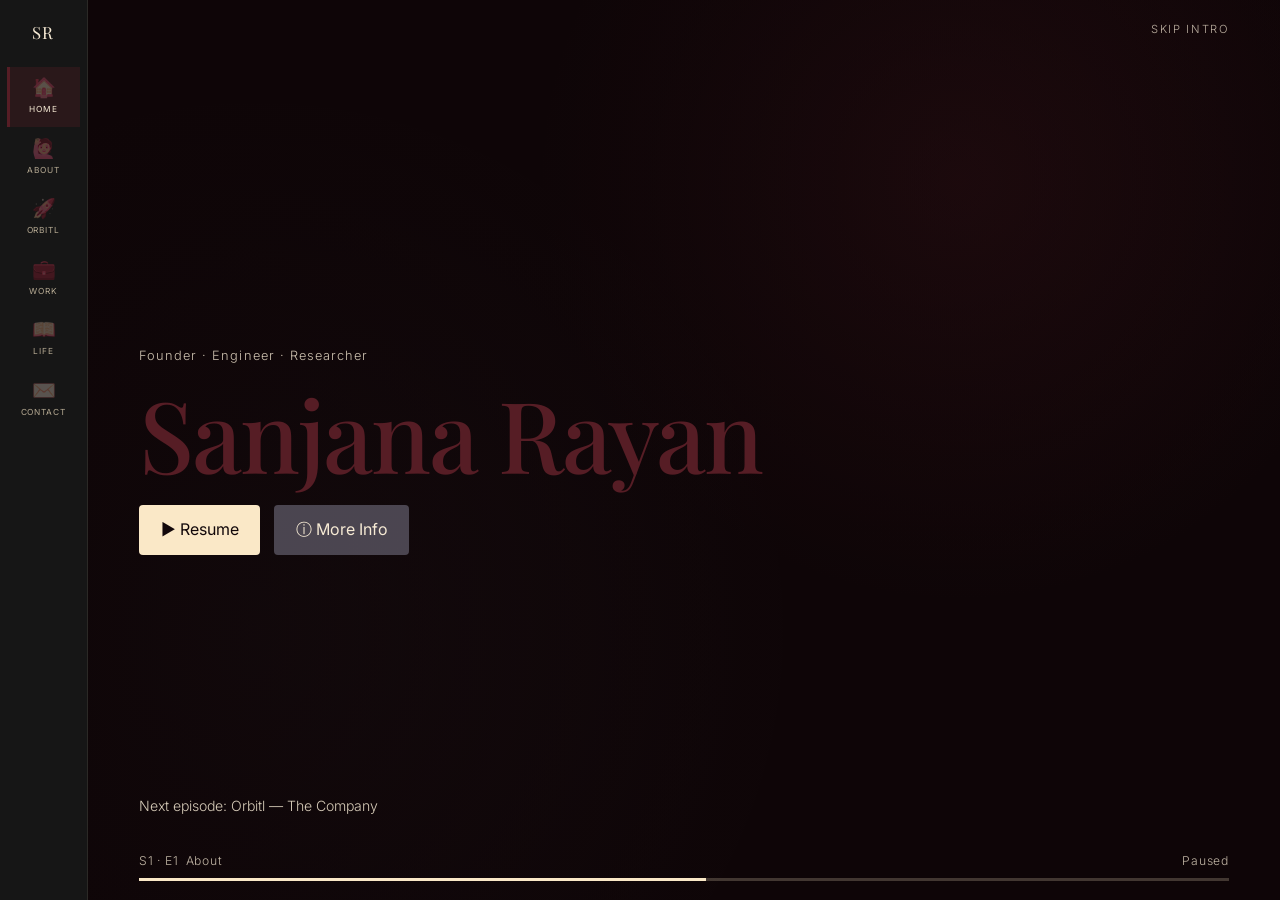
<file: index.html>
<!DOCTYPE html>
<html lang="en">
<head>
  <meta charset="UTF-8">
  <meta name="viewport" content="width=device-width, initial-scale=1.0">
  <title>Sanjana Rayan</title>
  <link rel="stylesheet" href="style.css">
</head>
<body class="dark-page">
  <div class="layout">
    <aside class="sidebar">
      <a class="sidebar-logo" href="index.html">SR</a>
      <a class="sidebar-link active" href="home.html"><span class="sidebar-emoji">🏠</span><span class="sidebar-label">Home</span></a>
      <a class="sidebar-link" href="about.html"><span class="sidebar-emoji">🙋</span><span class="sidebar-label">About</span></a>
      <a class="sidebar-link" href="orbitl.html"><span class="sidebar-emoji">🚀</span><span class="sidebar-label">Orbitl</span></a>
      <a class="sidebar-link" href="experience.html"><span class="sidebar-emoji">💼</span><span class="sidebar-label">Work</span></a>
      <a class="sidebar-link" href="life.html"><span class="sidebar-emoji">📖</span><span class="sidebar-label">Life</span></a>
      <a class="sidebar-link" href="contact.html"><span class="sidebar-emoji">✉️</span><span class="sidebar-label">Contact</span></a>
    </aside>

    <main class="landing">
      <a class="skip-intro" href="home.html">Skip Intro</a>

      <div class="landing-content">
        <p class="genre-tags">Founder · Engineer · Researcher</p>
        <h1 class="landing-name">Sanjana Rayan</h1>
        <div class="landing-actions">
          <a class="netflix-btn primary" href="home.html">▶ Resume</a>
          <a class="netflix-btn secondary" href="about.html">ⓘ More Info</a>
        </div>
      </div>

      <p class="landing-next">Next episode: Orbitl — The Company</p>

      <div class="landing-progress">
        <div class="progress-meta">
          <span>S1 · E1&nbsp;&nbsp;About</span>
          <span>Paused</span>
        </div>
        <div class="progress-track">
          <div class="progress-fill"></div>
        </div>
      </div>
    </main>
  </div>
</body>
</html>
</file>
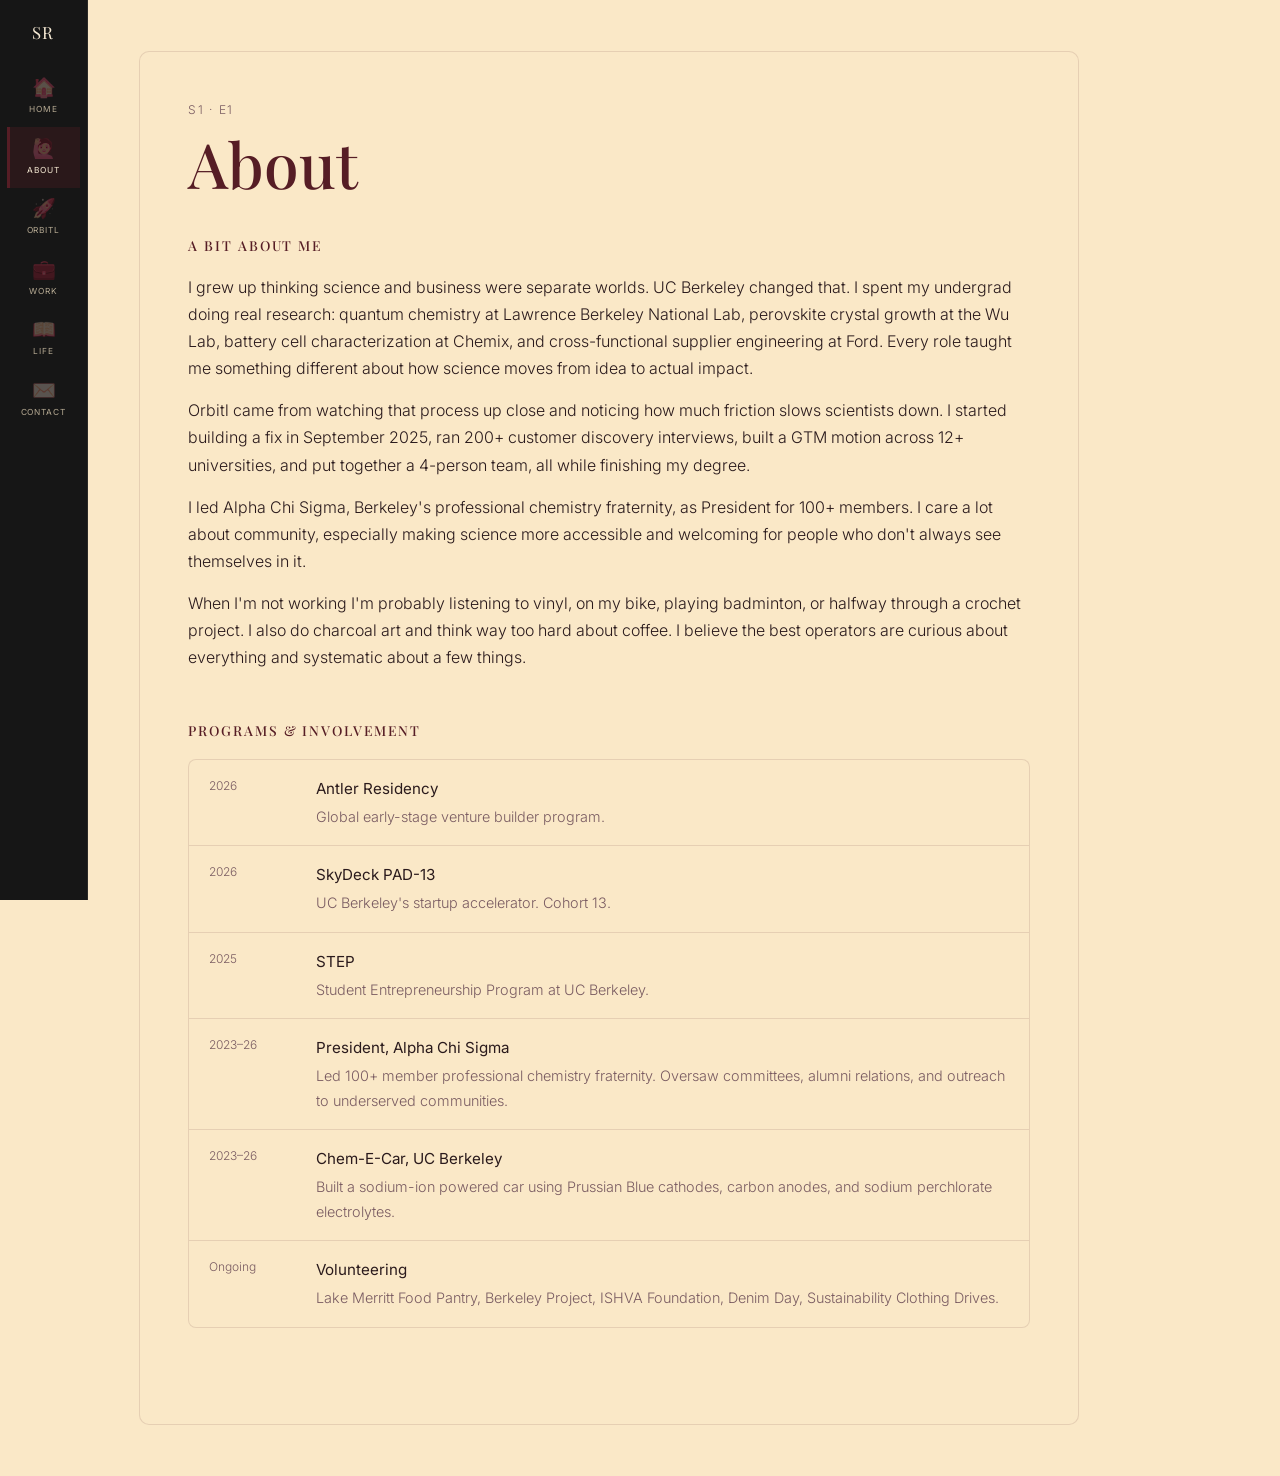
<file: about.html>
<!DOCTYPE html>
<html lang="en">
<head>
  <meta charset="UTF-8">
  <meta name="viewport" content="width=device-width, initial-scale=1.0">
  <title>About — Sanjana Rayan</title>
  <link rel="stylesheet" href="style.css">
</head>
<body>
  <div class="layout">
    <aside class="sidebar">
      <a class="sidebar-logo" href="index.html">SR</a>
      <a class="sidebar-link" href="home.html"><span class="sidebar-emoji">🏠</span><span class="sidebar-label">Home</span></a>
      <a class="sidebar-link active" href="about.html"><span class="sidebar-emoji">🙋</span><span class="sidebar-label">About</span></a>
      <a class="sidebar-link" href="orbitl.html"><span class="sidebar-emoji">🚀</span><span class="sidebar-label">Orbitl</span></a>
      <a class="sidebar-link" href="experience.html"><span class="sidebar-emoji">💼</span><span class="sidebar-label">Work</span></a>
      <a class="sidebar-link" href="life.html"><span class="sidebar-emoji">📖</span><span class="sidebar-label">Life</span></a>
      <a class="sidebar-link" href="contact.html"><span class="sidebar-emoji">✉️</span><span class="sidebar-label">Contact</span></a>
    </aside>

    <div class="page-wrap episode-page">
      <article class="episode-content">
        <header class="episode-header">
          <p class="episode-meta">S1 · E1</p>
          <h1>About</h1>
        </header>

        <section class="section">
          <h3>A bit about me</h3>
          <p>I grew up thinking science and business were separate worlds. UC Berkeley changed that. I spent my undergrad doing real research: quantum chemistry at Lawrence Berkeley National Lab, perovskite crystal growth at the Wu Lab, battery cell characterization at Chemix, and cross-functional supplier engineering at Ford. Every role taught me something different about how science moves from idea to actual impact.</p>
          <p>Orbitl came from watching that process up close and noticing how much friction slows scientists down. I started building a fix in September 2025, ran 200+ customer discovery interviews, built a GTM motion across 12+ universities, and put together a 4-person team, all while finishing my degree.</p>
          <p>I led Alpha Chi Sigma, Berkeley's professional chemistry fraternity, as President for 100+ members. I care a lot about community, especially making science more accessible and welcoming for people who don't always see themselves in it.</p>
          <p>When I'm not working I'm probably listening to vinyl, on my bike, playing badminton, or halfway through a crochet project. I also do charcoal art and think way too hard about coffee. I believe the best operators are curious about everything and systematic about a few things.</p>
        </section>

        <section class="section">
          <h3>Programs &amp; involvement</h3>
          <div class="accolade-list">
            <div class="accolade"><span class="accolade-year">2026</span><div><p class="accolade-title">Antler Residency</p><p class="accolade-sub">Global early-stage venture builder program.</p></div></div>
            <div class="accolade"><span class="accolade-year">2026</span><div><p class="accolade-title">SkyDeck PAD-13</p><p class="accolade-sub">UC Berkeley's startup accelerator. Cohort 13.</p></div></div>
            <div class="accolade"><span class="accolade-year">2025</span><div><p class="accolade-title">STEP</p><p class="accolade-sub">Student Entrepreneurship Program at UC Berkeley.</p></div></div>
            <div class="accolade"><span class="accolade-year">2023&ndash;26</span><div><p class="accolade-title">President, Alpha Chi Sigma</p><p class="accolade-sub">Led 100+ member professional chemistry fraternity. Oversaw committees, alumni relations, and outreach to underserved communities.</p></div></div>
            <div class="accolade"><span class="accolade-year">2023&ndash;26</span><div><p class="accolade-title">Chem-E-Car, UC Berkeley</p><p class="accolade-sub">Built a sodium-ion powered car using Prussian Blue cathodes, carbon anodes, and sodium perchlorate electrolytes.</p></div></div>
            <div class="accolade"><span class="accolade-year">Ongoing</span><div><p class="accolade-title">Volunteering</p><p class="accolade-sub">Lake Merritt Food Pantry, Berkeley Project, ISHVA Foundation, Denim Day, Sustainability Clothing Drives.</p></div></div>
          </div>
        </section>
      </article>
    </div>
  </div>
</body>
</html>
</file>
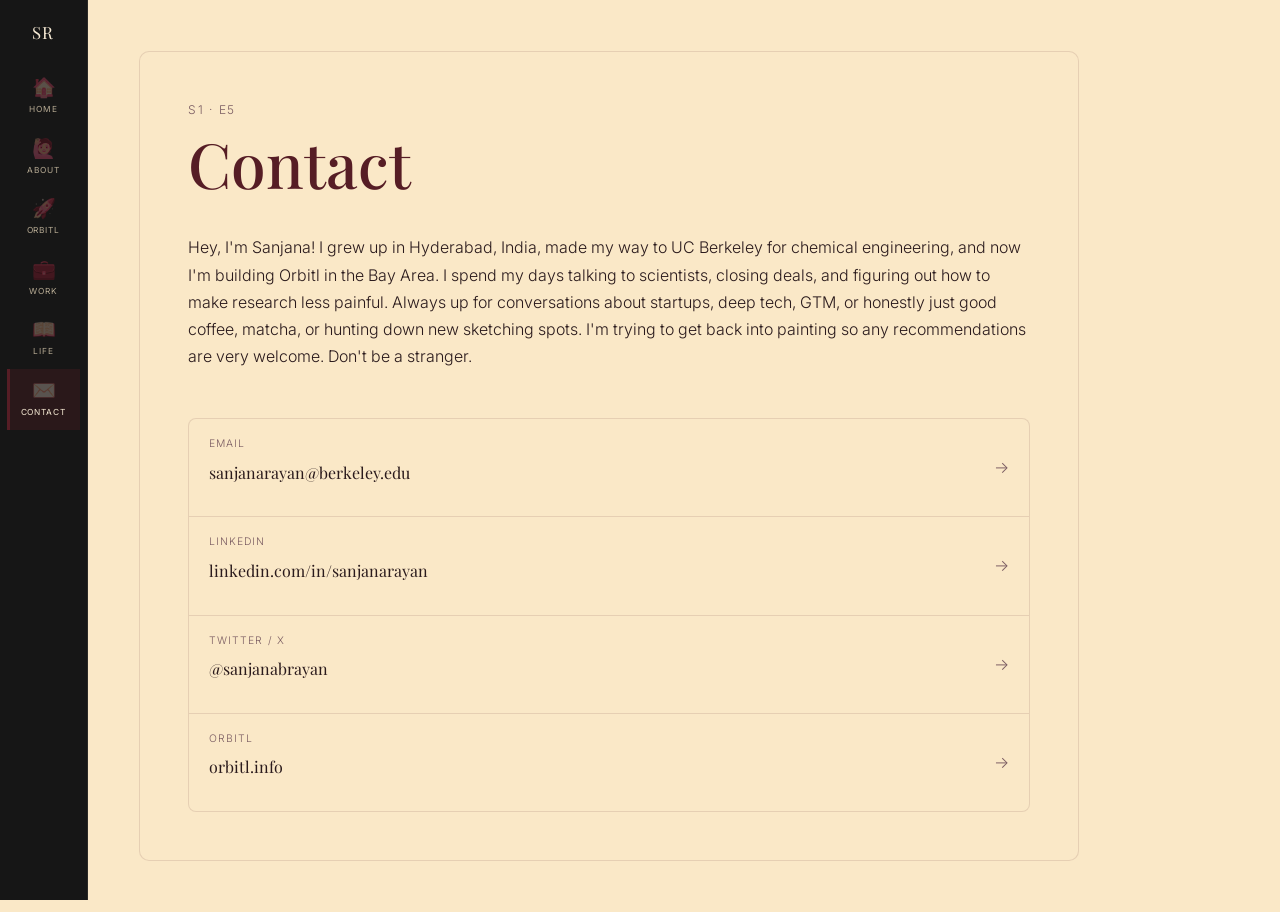
<file: contact.html>
<!DOCTYPE html>
<html lang="en">
<head>
  <meta charset="UTF-8">
  <meta name="viewport" content="width=device-width, initial-scale=1.0">
  <title>Contact — Sanjana Rayan</title>
  <link rel="stylesheet" href="style.css">
</head>
<body>
  <div class="layout">
    <aside class="sidebar">
      <a class="sidebar-logo" href="index.html">SR</a>
      <a class="sidebar-link" href="home.html"><span class="sidebar-emoji">🏠</span><span class="sidebar-label">Home</span></a>
      <a class="sidebar-link" href="about.html"><span class="sidebar-emoji">🙋</span><span class="sidebar-label">About</span></a>
      <a class="sidebar-link" href="orbitl.html"><span class="sidebar-emoji">🚀</span><span class="sidebar-label">Orbitl</span></a>
      <a class="sidebar-link" href="experience.html"><span class="sidebar-emoji">💼</span><span class="sidebar-label">Work</span></a>
      <a class="sidebar-link" href="life.html"><span class="sidebar-emoji">📖</span><span class="sidebar-label">Life</span></a>
      <a class="sidebar-link active" href="contact.html"><span class="sidebar-emoji">✉️</span><span class="sidebar-label">Contact</span></a>
    </aside>

    <div class="page-wrap episode-page">
      <article class="episode-content">
        <header class="episode-header">
          <p class="episode-meta">S1 · E5</p>
          <h1>Contact</h1>
        </header>

        <section class="section">
          <p>Hey, I'm Sanjana! I grew up in Hyderabad, India, made my way to UC Berkeley for chemical engineering, and now I'm building Orbitl in the Bay Area. I spend my days talking to scientists, closing deals, and figuring out how to make research less painful. Always up for conversations about startups, deep tech, GTM, or honestly just good coffee, matcha, or hunting down new sketching spots. I'm trying to get back into painting so any recommendations are very welcome. Don't be a stranger.</p>
        </section>

        <section class="contact-links">
          <a class="contact-row" href="mailto:sanjanarayan@berkeley.edu">
            <div>
              <p class="contact-label">Email</p>
              <p class="contact-value">sanjanarayan@berkeley.edu</p>
            </div>
            <span class="contact-arrow">→</span>
          </a>

          <a class="contact-row" href="https://www.linkedin.com/in/sanjanarayan/" target="_blank">
            <div>
              <p class="contact-label">LinkedIn</p>
              <p class="contact-value">linkedin.com/in/sanjanarayan</p>
            </div>
            <span class="contact-arrow">→</span>
          </a>

          <a class="contact-row" href="https://x.com/sanjanabrayan" target="_blank">
            <div>
              <p class="contact-label">Twitter / X</p>
              <p class="contact-value">@sanjanabrayan</p>
            </div>
            <span class="contact-arrow">→</span>
          </a>

          <a class="contact-row" href="https://orbitl.info" target="_blank">
            <div>
              <p class="contact-label">Orbitl</p>
              <p class="contact-value">orbitl.info</p>
            </div>
            <span class="contact-arrow">→</span>
          </a>
        </section>
      </article>
    </div>
  </div>
</body>
</html>
</file>
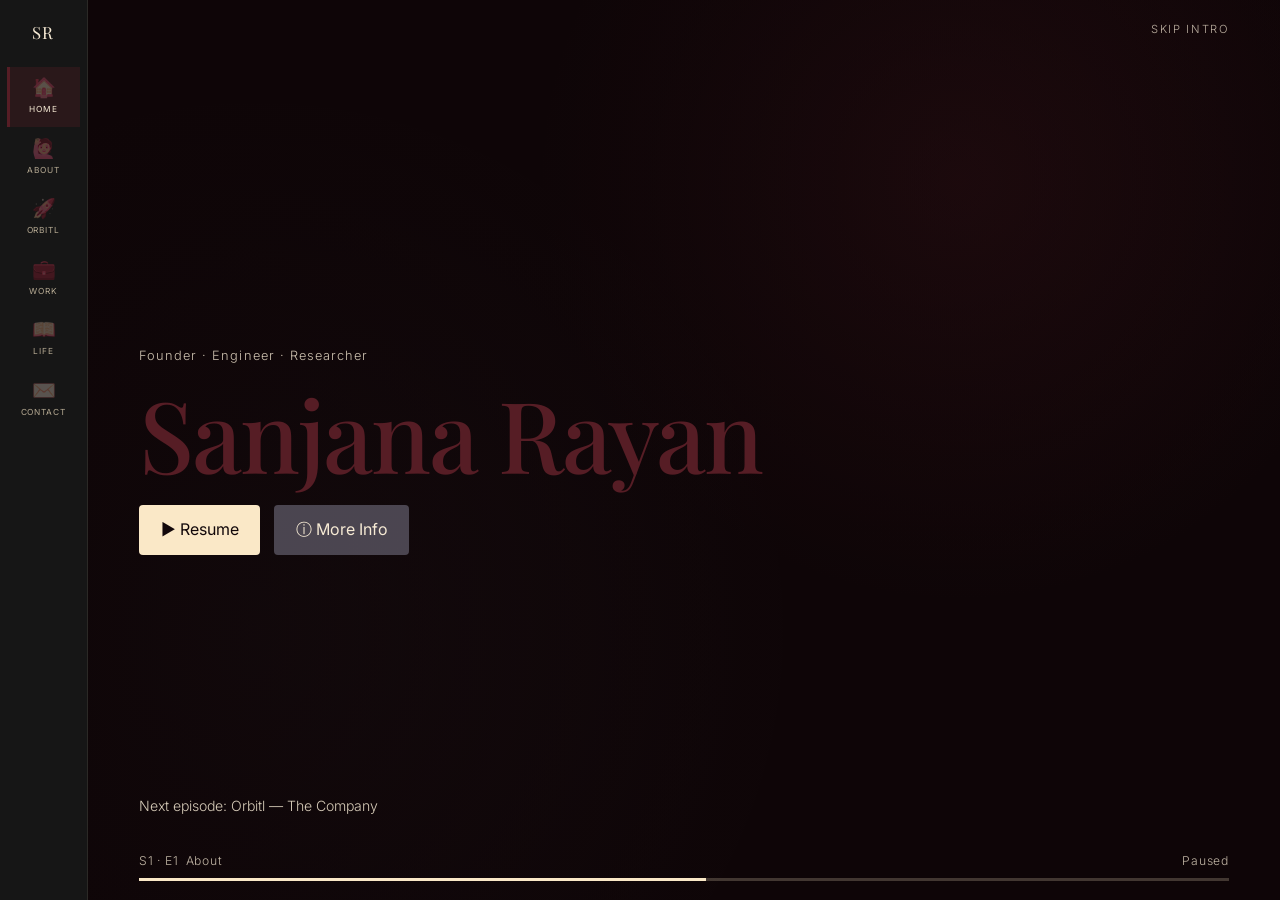
<file: cover.html>
<!DOCTYPE html>
<html lang="en">
<head>
  <meta charset="UTF-8">
  <meta name="viewport" content="width=device-width, initial-scale=1.0">
  <title>Cover — Sanjana Rayan</title>
  <link rel="stylesheet" href="style.css">
</head>
<body class="dark-page">
  <div class="layout">
    <aside class="sidebar">
      <a class="sidebar-logo" href="index.html">SR</a>
      <a class="sidebar-link active" href="home.html"><span class="sidebar-emoji">🏠</span><span class="sidebar-label">Home</span></a>
      <a class="sidebar-link" href="about.html"><span class="sidebar-emoji">🙋</span><span class="sidebar-label">About</span></a>
      <a class="sidebar-link" href="orbitl.html"><span class="sidebar-emoji">🚀</span><span class="sidebar-label">Orbitl</span></a>
      <a class="sidebar-link" href="experience.html"><span class="sidebar-emoji">💼</span><span class="sidebar-label">Work</span></a>
      <a class="sidebar-link" href="life.html"><span class="sidebar-emoji">📖</span><span class="sidebar-label">Life</span></a>
      <a class="sidebar-link" href="contact.html"><span class="sidebar-emoji">✉️</span><span class="sidebar-label">Contact</span></a>
    </aside>

    <main class="landing">
      <a class="skip-intro" href="home.html">Skip Intro</a>

      <div class="landing-content">
        <p class="genre-tags">Founder · Engineer · Researcher</p>
        <h1 class="landing-name">Sanjana Rayan</h1>
        <div class="landing-actions">
          <a class="netflix-btn primary" href="home.html">▶ Resume</a>
          <a class="netflix-btn secondary" href="about.html">ⓘ More Info</a>
        </div>
      </div>

      <p class="landing-next">Next episode: Orbitl — The Company</p>

      <div class="landing-progress">
        <div class="progress-meta">
          <span>S1 · E1&nbsp;&nbsp;About</span>
          <span>Paused</span>
        </div>
        <div class="progress-track">
          <div class="progress-fill"></div>
        </div>
      </div>
    </main>
  </div>
</body>
</html>
</file>
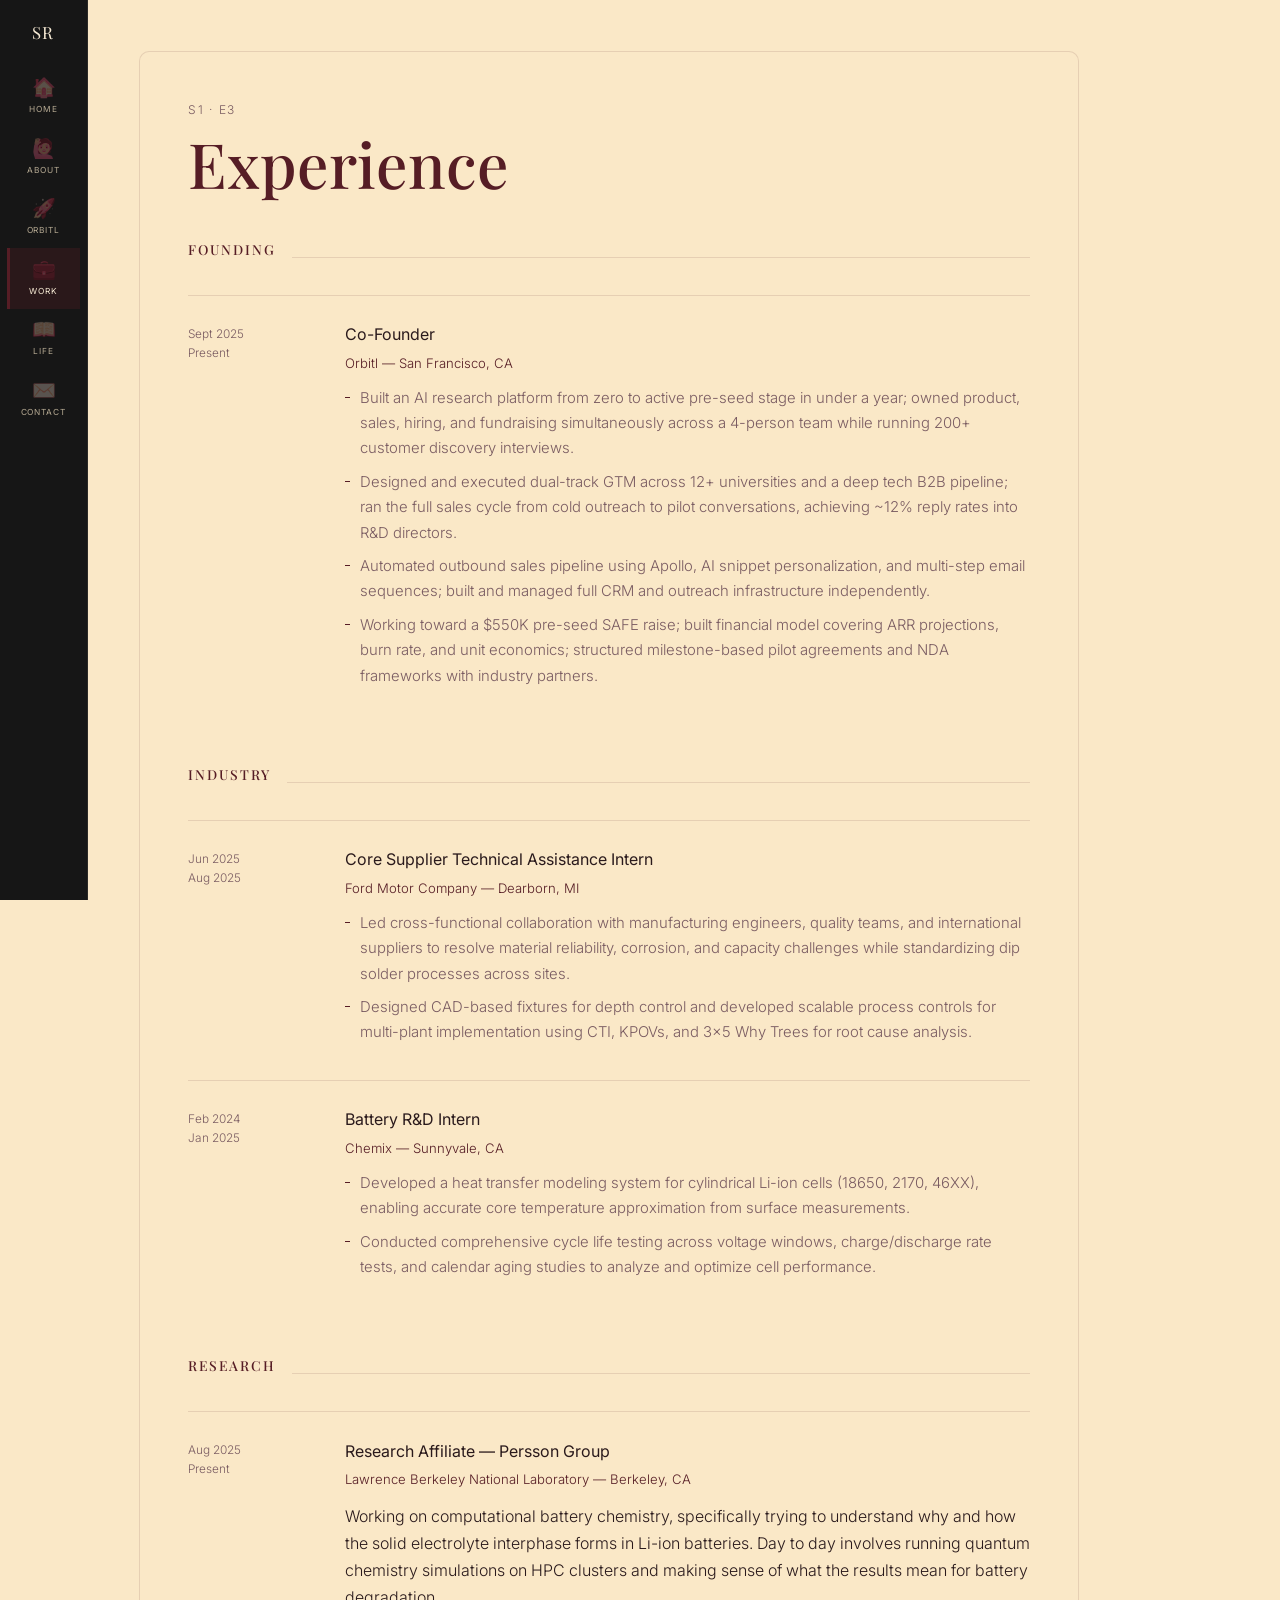
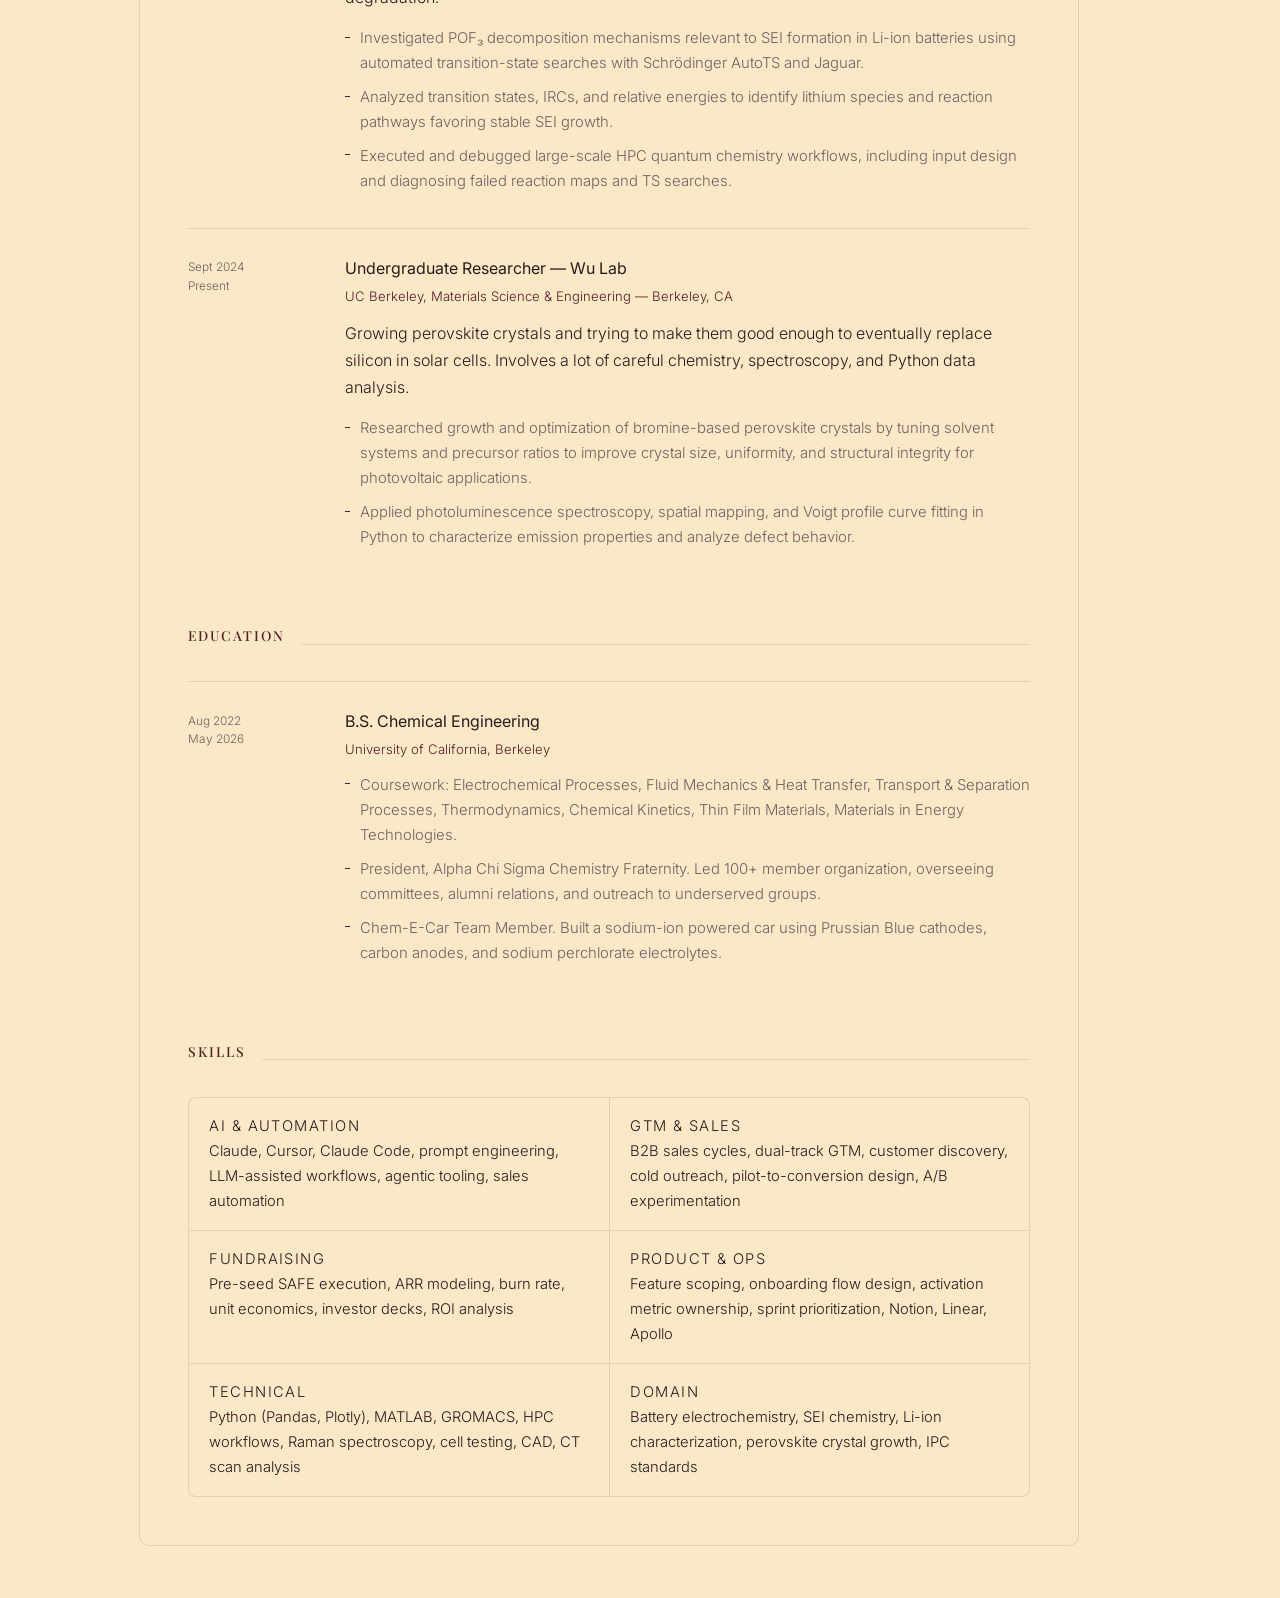
<file: experience.html>
<!DOCTYPE html>
<html lang="en">
<head>
  <meta charset="UTF-8">
  <meta name="viewport" content="width=device-width, initial-scale=1.0">
  <title>Experience — Sanjana Rayan</title>
  <link rel="stylesheet" href="style.css">
</head>
<body>
  <div class="layout">
    <aside class="sidebar">
      <a class="sidebar-logo" href="index.html">SR</a>
      <a class="sidebar-link" href="home.html"><span class="sidebar-emoji">🏠</span><span class="sidebar-label">Home</span></a>
      <a class="sidebar-link" href="about.html"><span class="sidebar-emoji">🙋</span><span class="sidebar-label">About</span></a>
      <a class="sidebar-link" href="orbitl.html"><span class="sidebar-emoji">🚀</span><span class="sidebar-label">Orbitl</span></a>
      <a class="sidebar-link active" href="experience.html"><span class="sidebar-emoji">💼</span><span class="sidebar-label">Work</span></a>
      <a class="sidebar-link" href="life.html"><span class="sidebar-emoji">📖</span><span class="sidebar-label">Life</span></a>
      <a class="sidebar-link" href="contact.html"><span class="sidebar-emoji">✉️</span><span class="sidebar-label">Contact</span></a>
    </aside>

    <div class="page-wrap episode-page">
      <article class="episode-content">
        <header class="episode-header">
          <p class="episode-meta">S1 · E3</p>
          <h1>Experience</h1>
        </header>

        <div class="section-divider"><h3>Founding</h3></div>
        <div class="exp-item">
          <div class="exp-date">Sept 2025<br>Present</div>
          <div>
            <p class="exp-title">Co-Founder</p>
            <p class="exp-org">Orbitl &mdash; San Francisco, CA</p>
            <ul class="exp-bullets">
              <li>Built an AI research platform from zero to active pre-seed stage in under a year; owned product, sales, hiring, and fundraising simultaneously across a 4-person team while running 200+ customer discovery interviews.</li>
              <li>Designed and executed dual-track GTM across 12+ universities and a deep tech B2B pipeline; ran the full sales cycle from cold outreach to pilot conversations, achieving ~12% reply rates into R&amp;D directors.</li>
              <li>Automated outbound sales pipeline using Apollo, AI snippet personalization, and multi-step email sequences; built and managed full CRM and outreach infrastructure independently.</li>
              <li>Working toward a $550K pre-seed SAFE raise; built financial model covering ARR projections, burn rate, and unit economics; structured milestone-based pilot agreements and NDA frameworks with industry partners.</li>
            </ul>
          </div>
        </div>

        <div class="section-divider"><h3>Industry</h3></div>
        <div class="exp-item">
          <div class="exp-date">Jun 2025<br>Aug 2025</div>
          <div>
            <p class="exp-title">Core Supplier Technical Assistance Intern</p>
            <p class="exp-org">Ford Motor Company &mdash; Dearborn, MI</p>
            <ul class="exp-bullets">
              <li>Led cross-functional collaboration with manufacturing engineers, quality teams, and international suppliers to resolve material reliability, corrosion, and capacity challenges while standardizing dip solder processes across sites.</li>
              <li>Designed CAD-based fixtures for depth control and developed scalable process controls for multi-plant implementation using CTI, KPOVs, and 3x5 Why Trees for root cause analysis.</li>
            </ul>
          </div>
        </div>
        <div class="exp-item">
          <div class="exp-date">Feb 2024<br>Jan 2025</div>
          <div>
            <p class="exp-title">Battery R&amp;D Intern</p>
            <p class="exp-org">Chemix &mdash; Sunnyvale, CA</p>
            <ul class="exp-bullets">
              <li>Developed a heat transfer modeling system for cylindrical Li-ion cells (18650, 2170, 46XX), enabling accurate core temperature approximation from surface measurements.</li>
              <li>Conducted comprehensive cycle life testing across voltage windows, charge/discharge rate tests, and calendar aging studies to analyze and optimize cell performance.</li>
            </ul>
          </div>
        </div>

        <div class="section-divider"><h3>Research</h3></div>
        <div class="exp-item">
          <div class="exp-date">Aug 2025<br>Present</div>
          <div>
            <p class="exp-title">Research Affiliate &mdash; Persson Group</p>
            <p class="exp-org">Lawrence Berkeley National Laboratory &mdash; Berkeley, CA</p>
            <p>Working on computational battery chemistry, specifically trying to understand why and how the solid electrolyte interphase forms in Li-ion batteries. Day to day involves running quantum chemistry simulations on HPC clusters and making sense of what the results mean for battery degradation.</p>
            <ul class="exp-bullets">
              <li>Investigated POF&#x2083; decomposition mechanisms relevant to SEI formation in Li-ion batteries using automated transition-state searches with Schr&ouml;dinger AutoTS and Jaguar.</li>
              <li>Analyzed transition states, IRCs, and relative energies to identify lithium species and reaction pathways favoring stable SEI growth.</li>
              <li>Executed and debugged large-scale HPC quantum chemistry workflows, including input design and diagnosing failed reaction maps and TS searches.</li>
            </ul>
          </div>
        </div>
        <div class="exp-item">
          <div class="exp-date">Sept 2024<br>Present</div>
          <div>
            <p class="exp-title">Undergraduate Researcher &mdash; Wu Lab</p>
            <p class="exp-org">UC Berkeley, Materials Science &amp; Engineering &mdash; Berkeley, CA</p>
            <p>Growing perovskite crystals and trying to make them good enough to eventually replace silicon in solar cells. Involves a lot of careful chemistry, spectroscopy, and Python data analysis.</p>
            <ul class="exp-bullets">
              <li>Researched growth and optimization of bromine-based perovskite crystals by tuning solvent systems and precursor ratios to improve crystal size, uniformity, and structural integrity for photovoltaic applications.</li>
              <li>Applied photoluminescence spectroscopy, spatial mapping, and Voigt profile curve fitting in Python to characterize emission properties and analyze defect behavior.</li>
            </ul>
          </div>
        </div>

        <div class="section-divider"><h3>Education</h3></div>
        <div class="exp-item">
          <div class="exp-date">Aug 2022<br>May 2026</div>
          <div>
            <p class="exp-title">B.S. Chemical Engineering</p>
            <p class="exp-org">University of California, Berkeley</p>
            <ul class="exp-bullets">
              <li>Coursework: Electrochemical Processes, Fluid Mechanics &amp; Heat Transfer, Transport &amp; Separation Processes, Thermodynamics, Chemical Kinetics, Thin Film Materials, Materials in Energy Technologies.</li>
              <li>President, Alpha Chi Sigma Chemistry Fraternity. Led 100+ member organization, overseeing committees, alumni relations, and outreach to underserved groups.</li>
              <li>Chem-E-Car Team Member. Built a sodium-ion powered car using Prussian Blue cathodes, carbon anodes, and sodium perchlorate electrolytes.</li>
            </ul>
          </div>
        </div>

        <div class="section-divider"><h3>Skills</h3></div>
        <div class="skills-grid">
          <div class="skill-cell"><p class="skill-cell-label">AI &amp; Automation</p><p>Claude, Cursor, Claude Code, prompt engineering, LLM-assisted workflows, agentic tooling, sales automation</p></div>
          <div class="skill-cell"><p class="skill-cell-label">GTM &amp; Sales</p><p>B2B sales cycles, dual-track GTM, customer discovery, cold outreach, pilot-to-conversion design, A/B experimentation</p></div>
          <div class="skill-cell"><p class="skill-cell-label">Fundraising</p><p>Pre-seed SAFE execution, ARR modeling, burn rate, unit economics, investor decks, ROI analysis</p></div>
          <div class="skill-cell"><p class="skill-cell-label">Product &amp; Ops</p><p>Feature scoping, onboarding flow design, activation metric ownership, sprint prioritization, Notion, Linear, Apollo</p></div>
          <div class="skill-cell"><p class="skill-cell-label">Technical</p><p>Python (Pandas, Plotly), MATLAB, GROMACS, HPC workflows, Raman spectroscopy, cell testing, CAD, CT scan analysis</p></div>
          <div class="skill-cell"><p class="skill-cell-label">Domain</p><p>Battery electrochemistry, SEI chemistry, Li-ion characterization, perovskite crystal growth, IPC standards</p></div>
        </div>
      </article>
    </div>
  </div>
</body>
</html>
</file>
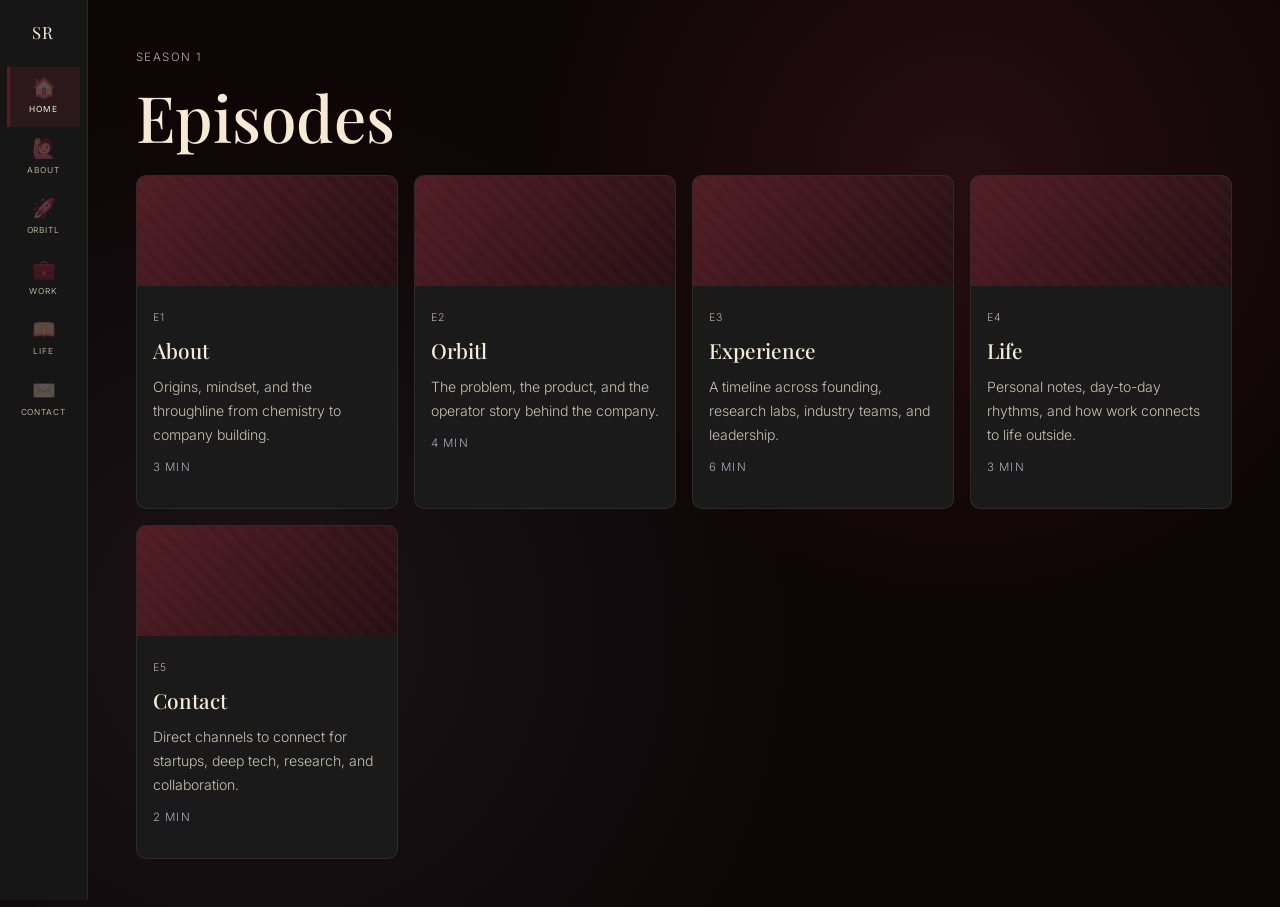
<file: home.html>
<!DOCTYPE html>
<html lang="en">
<head>
  <meta charset="UTF-8">
  <meta name="viewport" content="width=device-width, initial-scale=1.0">
  <title>Home — Sanjana Rayan</title>
  <link rel="stylesheet" href="style.css">
</head>
<body class="dark-page">
  <div class="layout">
    <aside class="sidebar">
      <a class="sidebar-logo" href="index.html">SR</a>
      <a class="sidebar-link active" href="home.html"><span class="sidebar-emoji">🏠</span><span class="sidebar-label">Home</span></a>
      <a class="sidebar-link" href="about.html"><span class="sidebar-emoji">🙋</span><span class="sidebar-label">About</span></a>
      <a class="sidebar-link" href="orbitl.html"><span class="sidebar-emoji">🚀</span><span class="sidebar-label">Orbitl</span></a>
      <a class="sidebar-link" href="experience.html"><span class="sidebar-emoji">💼</span><span class="sidebar-label">Work</span></a>
      <a class="sidebar-link" href="life.html"><span class="sidebar-emoji">📖</span><span class="sidebar-label">Life</span></a>
      <a class="sidebar-link" href="contact.html"><span class="sidebar-emoji">✉️</span><span class="sidebar-label">Contact</span></a>
    </aside>

    <main class="episodes">
      <header class="episodes-header">
        <p class="episodes-kicker">Season 1</p>
        <h1 class="episodes-title">Episodes</h1>
      </header>

      <section class="episodes-grid">
        <a class="episode-card" href="about.html">
          <div class="episode-thumb"></div>
          <div class="episode-copy">
            <span class="episode-number">E1</span>
            <h2 class="episode-name">About</h2>
            <p class="episode-logline">Origins, mindset, and the throughline from chemistry to company building.</p>
            <p class="episode-runtime">3 min</p>
          </div>
        </a>

        <a class="episode-card" href="orbitl.html">
          <div class="episode-thumb"></div>
          <div class="episode-copy">
            <span class="episode-number">E2</span>
            <h2 class="episode-name">Orbitl</h2>
            <p class="episode-logline">The problem, the product, and the operator story behind the company.</p>
            <p class="episode-runtime">4 min</p>
          </div>
        </a>

        <a class="episode-card" href="experience.html">
          <div class="episode-thumb"></div>
          <div class="episode-copy">
            <span class="episode-number">E3</span>
            <h2 class="episode-name">Experience</h2>
            <p class="episode-logline">A timeline across founding, research labs, industry teams, and leadership.</p>
            <p class="episode-runtime">6 min</p>
          </div>
        </a>

        <a class="episode-card" href="life.html">
          <div class="episode-thumb"></div>
          <div class="episode-copy">
            <span class="episode-number">E4</span>
            <h2 class="episode-name">Life</h2>
            <p class="episode-logline">Personal notes, day-to-day rhythms, and how work connects to life outside.</p>
            <p class="episode-runtime">3 min</p>
          </div>
        </a>

        <a class="episode-card" href="contact.html">
          <div class="episode-thumb"></div>
          <div class="episode-copy">
            <span class="episode-number">E5</span>
            <h2 class="episode-name">Contact</h2>
            <p class="episode-logline">Direct channels to connect for startups, deep tech, research, and collaboration.</p>
            <p class="episode-runtime">2 min</p>
          </div>
        </a>
      </section>
    </main>
  </div>
</body>
</html>
</file>
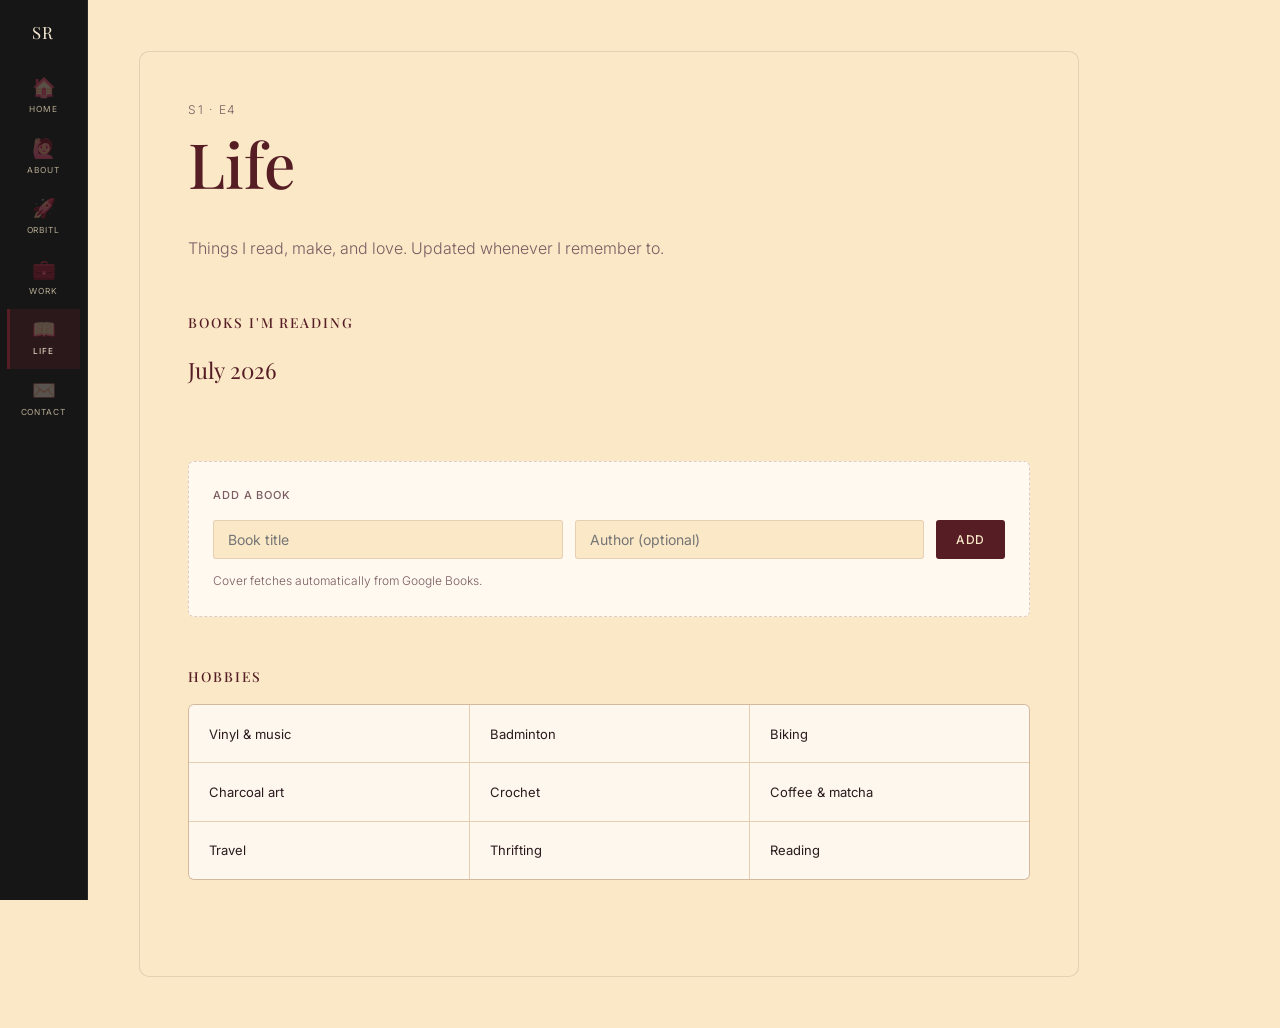
<file: Life.html>
<!DOCTYPE html>
<html lang="en">
<head>
  <meta charset="UTF-8">
  <meta name="viewport" content="width=device-width, initial-scale=1.0">
  <title>Life — Sanjana Rayan</title>
  <link rel="stylesheet" href="style.css">
  <style>
    .month-label {
      font-family: 'Playfair Display', serif;
      font-size: 1.4rem;
      color: var(--bordeaux);
      margin-bottom: 1.25rem;
    }

    .book-grid {
      display: grid;
      grid-template-columns: repeat(3, 1fr);
      gap: 1.25rem;
      margin-bottom: 2rem;
      min-height: 20px;
    }

    .book-card {
      background: rgba(255, 250, 242, 0.95);
      border: 1px solid var(--border);
      border-radius: 6px;
      overflow: hidden;
      transition: border-color 0.2s, transform 0.2s;
    }

    .book-card:hover {
      border-color: rgba(86, 29, 37, 0.3);
      transform: translateY(-2px);
    }

    .book-cover {
      width: 100%;
      aspect-ratio: 2/3;
      object-fit: cover;
      display: block;
    }

    .book-cover-placeholder {
      width: 100%;
      aspect-ratio: 2/3;
      background: linear-gradient(135deg, #f0d9a8, var(--pale-slate));
      display: flex;
      align-items: center;
      justify-content: center;
      font-family: 'Playfair Display', serif;
      font-size: 0.9rem;
      color: var(--bordeaux);
      text-align: center;
      padding: 1rem;
      line-height: 1.4;
    }

    .book-info {
      padding: 0.9rem 1rem;
    }

    .book-title {
      font-size: 13px;
      font-weight: 500;
      color: var(--text);
      margin-bottom: 0.2rem;
      line-height: 1.4;
    }

    .book-author {
      font-size: 12px;
      color: var(--muted);
      margin: 0;
    }

    .add-book-form {
      background: rgba(255, 250, 242, 0.95);
      border: 1px dashed rgba(86, 29, 37, 0.2);
      border-radius: 6px;
      padding: 1.5rem;
      margin-bottom: 0;
    }

    .add-book-form h4 {
      font-size: 11px;
      font-weight: 500;
      letter-spacing: 0.08em;
      text-transform: uppercase;
      color: var(--muted);
      margin-bottom: 1rem;
    }

    .form-row {
      display: flex;
      gap: 0.75rem;
      flex-wrap: wrap;
    }

    .form-input {
      flex: 1;
      min-width: 180px;
      padding: 10px 14px;
      border: 1px solid var(--border);
      border-radius: 3px;
      font-family: 'Inter', sans-serif;
      font-size: 14px;
      background: var(--beige);
      color: var(--text);
      outline: none;
      transition: border-color 0.2s;
    }

    .form-input:focus {
      border-color: var(--bordeaux);
    }

    .form-btn {
      padding: 10px 20px;
      background: var(--bordeaux);
      color: var(--beige);
      font-size: 12px;
      font-weight: 500;
      letter-spacing: 0.06em;
      text-transform: uppercase;
      border: none;
      border-radius: 3px;
      cursor: pointer;
      transition: opacity 0.2s;
      font-family: 'Inter', sans-serif;
    }

    .form-btn:hover {
      opacity: 0.85;
    }

    .form-note {
      font-size: 12px;
      color: var(--muted);
      margin-top: 0.75rem;
      margin-bottom: 0;
    }

    .hobby-grid {
      display: grid;
      grid-template-columns: repeat(3, 1fr);
      gap: 1px;
      background: var(--border);
      border: 1px solid var(--border);
      border-radius: 6px;
      overflow: hidden;
    }

    .hobby-cell {
      background: rgba(255, 250, 242, 0.95);
      padding: 1.1rem 1.25rem;
    }

    .hobby-name {
      font-size: 13px;
      font-weight: 400;
      color: var(--text);
      margin: 0;
    }

    @media (max-width: 540px) {
      .book-grid {
        grid-template-columns: repeat(2, 1fr);
      }

      .hobby-grid {
        grid-template-columns: repeat(2, 1fr);
      }
    }
  </style>
</head>
<body>
  <div class="layout">
    <aside class="sidebar">
      <a class="sidebar-logo" href="index.html">SR</a>
      <a class="sidebar-link" href="home.html"><span class="sidebar-emoji">🏠</span><span class="sidebar-label">Home</span></a>
      <a class="sidebar-link" href="about.html"><span class="sidebar-emoji">🙋</span><span class="sidebar-label">About</span></a>
      <a class="sidebar-link" href="orbitl.html"><span class="sidebar-emoji">🚀</span><span class="sidebar-label">Orbitl</span></a>
      <a class="sidebar-link" href="experience.html"><span class="sidebar-emoji">💼</span><span class="sidebar-label">Work</span></a>
      <a class="sidebar-link active" href="life.html"><span class="sidebar-emoji">📖</span><span class="sidebar-label">Life</span></a>
      <a class="sidebar-link" href="contact.html"><span class="sidebar-emoji">✉️</span><span class="sidebar-label">Contact</span></a>
    </aside>

    <div class="page-wrap episode-page">
      <article class="episode-content">
        <header class="episode-header">
          <p class="episode-meta">S1 · E4</p>
          <h1>Life</h1>
        </header>

        <section class="section">
          <p style="font-size:16px; max-width:480px; line-height:1.8; color:var(--muted);">
            Things I read, make, and love. Updated whenever I remember to.
          </p>
        </section>

        <section class="section">
          <h3>Books I'm reading</h3>
          <div class="month-block">
            <p class="month-label">July 2026</p>
            <div class="book-grid" id="book-grid-july2026"></div>
          </div>

          <div class="add-book-form">
            <h4>Add a book</h4>
            <div class="form-row">
              <input class="form-input" id="book-title-input" type="text" placeholder="Book title">
              <input class="form-input" id="book-author-input" type="text" placeholder="Author (optional)">
              <button class="form-btn" onclick="addBook()">Add</button>
            </div>
            <p class="form-note">Cover fetches automatically from Google Books.</p>
          </div>
        </section>

        <section class="section">
          <h3>Hobbies</h3>
          <div class="hobby-grid">
            <div class="hobby-cell"><p class="hobby-name">Vinyl &amp; music</p></div>
            <div class="hobby-cell"><p class="hobby-name">Badminton</p></div>
            <div class="hobby-cell"><p class="hobby-name">Biking</p></div>
            <div class="hobby-cell"><p class="hobby-name">Charcoal art</p></div>
            <div class="hobby-cell"><p class="hobby-name">Crochet</p></div>
            <div class="hobby-cell"><p class="hobby-name">Coffee &amp; matcha</p></div>
            <div class="hobby-cell"><p class="hobby-name">Travel</p></div>
            <div class="hobby-cell"><p class="hobby-name">Thrifting</p></div>
            <div class="hobby-cell"><p class="hobby-name">Reading</p></div>
          </div>
        </section>
      </article>
    </div>
  </div>

  <script>
    window.addEventListener('DOMContentLoaded', () => {
      const saved = JSON.parse(localStorage.getItem('books_july2026') || '[]');
      saved.forEach((b) => renderBook(b.title, b.author, b.cover));
    });

    async function addBook() {
      const titleInput = document.getElementById('book-title-input');
      const authorInput = document.getElementById('book-author-input');
      const title = titleInput.value.trim();
      const author = authorInput.value.trim();
      if (!title) return;

      let cover = null;
      try {
        const query = author ? `${title}+inauthor:${author}` : title;
        const res = await fetch(`https://www.googleapis.com/books/v1/volumes?q=${encodeURIComponent(query)}&maxResults=1`);
        const data = await res.json();
        if (data.items && data.items[0].volumeInfo.imageLinks) {
          cover = data.items[0].volumeInfo.imageLinks.thumbnail.replace('http:', 'https:');
        }
      } catch (e) {
        // Keep card creation resilient even when API lookup fails.
      }

      renderBook(title, author, cover);

      const saved = JSON.parse(localStorage.getItem('books_july2026') || '[]');
      saved.push({ title, author, cover });
      localStorage.setItem('books_july2026', JSON.stringify(saved));

      titleInput.value = '';
      authorInput.value = '';
    }

    function renderBook(title, author, cover) {
      const grid = document.getElementById('book-grid-july2026');
      const card = document.createElement('div');
      card.className = 'book-card';
      card.innerHTML = cover
        ? `<img class="book-cover" src="${cover}" alt="${title}">`
        : `<div class="book-cover-placeholder">${title}</div>`;
      card.innerHTML += `<div class="book-info"><p class="book-title">${title}</p>${author ? `<p class="book-author">${author}</p>` : ''}</div>`;
      grid.appendChild(card);
    }
  </script>
</body>
</html>
</file>
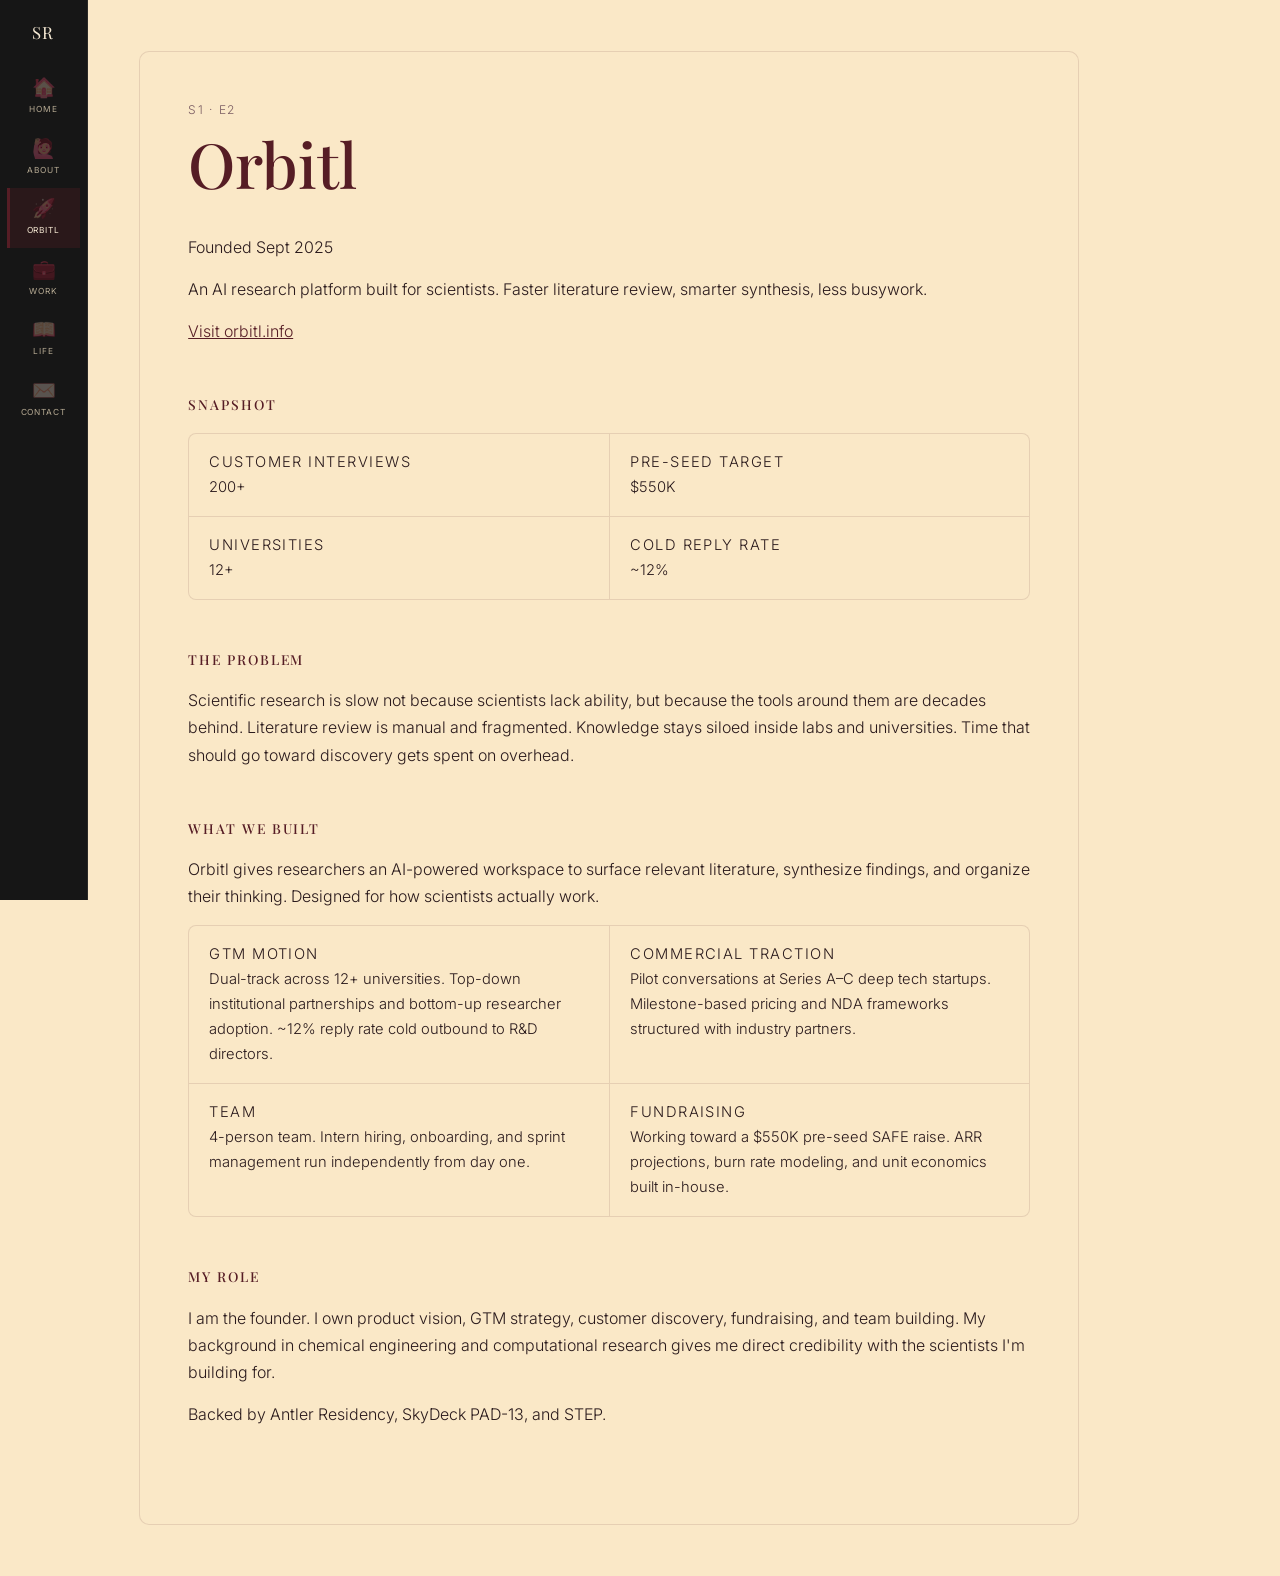
<file: orbitl.html>
<!DOCTYPE html>
<html lang="en">
<head>
  <meta charset="UTF-8">
  <meta name="viewport" content="width=device-width, initial-scale=1.0">
  <title>Orbitl — Sanjana Rayan</title>
  <link rel="stylesheet" href="style.css">
</head>
<body>
  <div class="layout">
    <aside class="sidebar">
      <a class="sidebar-logo" href="index.html">SR</a>
      <a class="sidebar-link" href="home.html"><span class="sidebar-emoji">🏠</span><span class="sidebar-label">Home</span></a>
      <a class="sidebar-link" href="about.html"><span class="sidebar-emoji">🙋</span><span class="sidebar-label">About</span></a>
      <a class="sidebar-link active" href="orbitl.html"><span class="sidebar-emoji">🚀</span><span class="sidebar-label">Orbitl</span></a>
      <a class="sidebar-link" href="experience.html"><span class="sidebar-emoji">💼</span><span class="sidebar-label">Work</span></a>
      <a class="sidebar-link" href="life.html"><span class="sidebar-emoji">📖</span><span class="sidebar-label">Life</span></a>
      <a class="sidebar-link" href="contact.html"><span class="sidebar-emoji">✉️</span><span class="sidebar-label">Contact</span></a>
    </aside>

    <div class="page-wrap episode-page">
      <article class="episode-content">
        <header class="episode-header">
          <p class="episode-meta">S1 · E2</p>
          <h1>Orbitl</h1>
        </header>

        <section class="section">
          <p>Founded Sept 2025</p>
          <p>An AI research platform built for scientists. Faster literature review, smarter synthesis, less busywork.</p>
          <p><a href="https://orbitl.info" target="_blank">Visit orbitl.info</a></p>
        </section>

        <section class="section">
          <h3>Snapshot</h3>
          <div class="detail-grid">
            <div class="detail-cell"><p class="detail-label">Customer interviews</p><p>200+</p></div>
            <div class="detail-cell"><p class="detail-label">Pre-seed target</p><p>$550K</p></div>
            <div class="detail-cell"><p class="detail-label">Universities</p><p>12+</p></div>
            <div class="detail-cell"><p class="detail-label">Cold reply rate</p><p>~12%</p></div>
          </div>
        </section>

        <section class="section">
          <h3>The problem</h3>
          <p>Scientific research is slow not because scientists lack ability, but because the tools around them are decades behind. Literature review is manual and fragmented. Knowledge stays siloed inside labs and universities. Time that should go toward discovery gets spent on overhead.</p>
        </section>

        <section class="section">
          <h3>What we built</h3>
          <p>Orbitl gives researchers an AI-powered workspace to surface relevant literature, synthesize findings, and organize their thinking. Designed for how scientists actually work.</p>
          <div class="detail-grid">
            <div class="detail-cell"><p class="detail-label">GTM motion</p><p>Dual-track across 12+ universities. Top-down institutional partnerships and bottom-up researcher adoption. ~12% reply rate cold outbound to R&amp;D directors.</p></div>
            <div class="detail-cell"><p class="detail-label">Commercial traction</p><p>Pilot conversations at Series A&ndash;C deep tech startups. Milestone-based pricing and NDA frameworks structured with industry partners.</p></div>
            <div class="detail-cell"><p class="detail-label">Team</p><p>4-person team. Intern hiring, onboarding, and sprint management run independently from day one.</p></div>
            <div class="detail-cell"><p class="detail-label">Fundraising</p><p>Working toward a $550K pre-seed SAFE raise. ARR projections, burn rate modeling, and unit economics built in-house.</p></div>
          </div>
        </section>

        <section class="section">
          <h3>My role</h3>
          <p>I am the founder. I own product vision, GTM strategy, customer discovery, fundraising, and team building. My background in chemical engineering and computational research gives me direct credibility with the scientists I'm building for.</p>
          <p>Backed by Antler Residency, SkyDeck PAD-13, and STEP.</p>
        </section>
      </article>
    </div>
  </div>
</body>
</html>
</file>
<file: style.css>
@import url('https://fonts.googleapis.com/css2?family=Playfair+Display:wght@400;500;600&family=Inter:wght@300;400&display=swap');

*,
*::before,
*::after {
  box-sizing: border-box;
  margin: 0;
  padding: 0;
}

:root {
  --beige: #FAE8C7;
  --bordeaux: #561D25;
  --pale-slate: #B8B8D1;
  --muted: #7A5C62;
  --text: #2A1A1C;
  --border: rgba(86, 29, 37, 0.12);
  --sidebar: #161616;
  --dark-bg: #0e0507;
  --dark-surface: #1a1a1a;
  --cream-text: #f6ead4;
  --sidebar-width: 88px;
}

html,
body {
  min-height: 100%;
}

body {
  font-family: 'Inter', sans-serif;
  font-weight: 300;
  background: var(--beige);
  color: var(--text);
  line-height: 1.7;
}

body.dark-page {
  background:
    radial-gradient(circle at 75% 20%, rgba(86, 29, 37, 0.35), transparent 35%),
    radial-gradient(circle at 20% 70%, rgba(184, 184, 209, 0.08), transparent 45%),
    var(--dark-bg);
  color: var(--cream-text);
}

.layout {
  min-height: 100vh;
}

.sidebar {
  position: fixed;
  top: 0;
  left: 0;
  width: var(--sidebar-width);
  height: 100vh;
  background: var(--sidebar);
  border-right: 1px solid rgba(250, 232, 199, 0.09);
  display: flex;
  flex-direction: column;
  align-items: center;
  padding: 1.15rem 0.45rem;
  z-index: 20;
}

.sidebar-logo {
  font-family: 'Playfair Display', serif;
  font-size: 1.05rem;
  color: var(--cream-text);
  text-decoration: none;
  letter-spacing: 0.08em;
  margin-bottom: 1.25rem;
}

.sidebar-link {
  width: 100%;
  display: flex;
  flex-direction: column;
  align-items: center;
  gap: 0.3rem;
  padding: 0.7rem 0.35rem;
  text-decoration: none;
  position: relative;
  transition: background 0.2s ease;
}

.sidebar-link:hover {
  background: rgba(250, 232, 199, 0.06);
}

.sidebar-link.active {
  background: rgba(86, 29, 37, 0.32);
}

.sidebar-link.active::before {
  content: '';
  position: absolute;
  left: 0;
  top: 0;
  bottom: 0;
  width: 3px;
  background: var(--bordeaux);
}

.sidebar-emoji {
  font-size: 1.2rem;
  line-height: 1;
  filter: grayscale(1) sepia(1) saturate(4) hue-rotate(300deg) brightness(0.35);
}

.sidebar-label {
  font-size: 0.52rem;
  text-transform: uppercase;
  letter-spacing: 0.12em;
  color: rgba(250, 232, 199, 0.7);
  font-weight: 400;
}

.sidebar-link.active .sidebar-label {
  color: var(--cream-text);
}

.page-wrap {
  margin-left: var(--sidebar-width);
  min-height: 100vh;
}

.episode-page {
  padding: 3.2rem clamp(1.1rem, 4vw, 3.2rem);
}

.episode-content {
  max-width: 940px;
  background: var(--beige);
  border: 1px solid var(--border);
  padding: clamp(1.25rem, 4vw, 3rem);
  border-radius: 10px;
}

.episode-header {
  margin-bottom: 2.3rem;
}

.episode-meta {
  font-size: 0.75rem;
  text-transform: uppercase;
  letter-spacing: 0.14em;
  color: var(--muted);
  margin-bottom: 0.6rem;
}

h1,
h2,
h3 {
  font-family: 'Playfair Display', serif;
  color: var(--bordeaux);
  font-weight: 500;
}

h1 {
  font-size: clamp(2.1rem, 6vw, 3.9rem);
  line-height: 1.08;
}

h2 {
  font-size: clamp(1.5rem, 4vw, 2.4rem);
  margin-bottom: 0.9rem;
}

h3 {
  font-size: 0.86rem;
  letter-spacing: 0.14em;
  text-transform: uppercase;
  margin-bottom: 1rem;
}

p {
  color: var(--text);
  font-weight: 300;
  margin-bottom: 0.92rem;
}

a {
  color: var(--bordeaux);
}

.section {
  margin-bottom: 3rem;
}

.section-divider {
  margin: 2.5rem 0 1.1rem;
  display: flex;
  align-items: center;
  gap: 1rem;
}

.section-divider::after {
  content: '';
  flex: 1;
  height: 1px;
  background: var(--border);
}

.exp-item {
  display: grid;
  grid-template-columns: 120px 1fr;
  gap: 0 2.3rem;
  padding: 1.6rem 0;
  border-top: 1px solid var(--border);
}

.exp-item:last-child {
  border-bottom: 1px solid var(--border);
}

.exp-date {
  font-size: 0.74rem;
  color: var(--muted);
  line-height: 1.6;
  padding-top: 0.22rem;
}

.exp-title {
  font-size: 1rem;
  font-weight: 400;
  color: var(--text);
  margin-bottom: 0.2rem;
}

.exp-org {
  font-size: 0.82rem;
  color: var(--bordeaux);
  margin-bottom: 0.75rem;
}

.exp-bullets {
  list-style: none;
}

.exp-bullets li {
  position: relative;
  padding-left: 0.95rem;
  margin-bottom: 0.52rem;
  color: var(--muted);
  font-size: 0.93rem;
}

.exp-bullets li::before {
  content: '';
  position: absolute;
  left: 0;
  top: 0.72em;
  width: 5px;
  height: 1px;
  background: var(--bordeaux);
}

.accolade-list,
.skills-grid,
.detail-grid,
.contact-links,
.life-grid {
  border: 1px solid var(--border);
  border-radius: 8px;
  overflow: hidden;
  background: rgba(250, 232, 199, 0.45);
}

.accolade,
.skill-cell,
.detail-cell,
.life-cell {
  border-top: 1px solid var(--border);
  padding: 1rem 1.25rem;
}

.accolade:first-child,
.skill-cell:first-child,
.detail-cell:first-child,
.life-cell:first-child {
  border-top: none;
}

.accolade {
  display: grid;
  grid-template-columns: 88px 1fr;
  gap: 0 1.2rem;
}

.accolade-year {
  color: var(--muted);
  font-size: 0.75rem;
}

.accolade-title {
  font-size: 0.95rem;
  color: var(--text);
  font-weight: 400;
  margin-bottom: 0.2rem;
}

.accolade-sub {
  color: var(--muted);
  font-size: 0.9rem;
  margin: 0;
}

.skills-grid,
.detail-grid,
.life-grid {
  display: grid;
  grid-template-columns: repeat(2, minmax(0, 1fr));
}

.skill-cell,
.detail-cell,
.life-cell {
  border-top: none;
  border-left: 1px solid var(--border);
}

.skill-cell:nth-child(2n + 1),
.detail-cell:nth-child(2n + 1),
.life-cell:nth-child(2n + 1) {
  border-left: none;
}

.skill-cell:nth-child(n + 3),
.detail-cell:nth-child(n + 3),
.life-cell:nth-child(n + 3) {
  border-top: 1px solid var(--border);
}

.skill-cell-label,
.detail-label,
.contact-label {
  font-size: 0.65rem;
  letter-spacing: 0.1em;
  text-transform: uppercase;
  color: var(--muted);
  margin-bottom: 0.35rem;
}

.skill-cell p,
.detail-cell p,
.life-cell p {
  margin: 0;
  color: var(--text);
  font-size: 0.92rem;
}

.contact-row {
  border-top: 1px solid var(--border);
  padding: 1rem 1.25rem;
  text-decoration: none;
  display: flex;
  justify-content: space-between;
  gap: 1rem;
  align-items: center;
}

.contact-row:first-child {
  border-top: none;
}

.contact-value {
  font-family: 'Playfair Display', serif;
  font-size: 1rem;
  color: var(--text);
}

.contact-arrow {
  color: var(--muted);
}

.landing {
  min-height: 100vh;
  margin-left: var(--sidebar-width);
  position: relative;
  display: flex;
  flex-direction: column;
  justify-content: center;
  padding: clamp(1.2rem, 4vw, 3.2rem);
  color: var(--cream-text);
}

.landing::before {
  content: '';
  position: absolute;
  inset: 0;
  background: linear-gradient(to right, rgba(14, 5, 7, 0.86) 0%, rgba(14, 5, 7, 0.58) 45%, rgba(14, 5, 7, 0.32) 100%);
  pointer-events: none;
}

.landing-content,
.landing-next,
.landing-progress {
  position: relative;
  z-index: 2;
}

.genre-tags {
  color: rgba(246, 234, 212, 0.82);
  letter-spacing: 0.08em;
  font-size: 0.8rem;
  margin-bottom: 0.95rem;
}

.landing-name {
  font-family: 'Playfair Display', serif;
  font-size: clamp(2.5rem, 9vw, 6.2rem);
  letter-spacing: -0.02em;
  line-height: 1.03;
  margin-bottom: 1.3rem;
}

.landing-actions {
  display: flex;
  gap: 0.85rem;
  flex-wrap: wrap;
}

.netflix-btn {
  text-decoration: none;
  border-radius: 4px;
  padding: 0.72rem 1.35rem;
  font-weight: 400;
  display: inline-flex;
  align-items: center;
  gap: 0.45rem;
  transition: opacity 0.2s ease;
}

.netflix-btn:hover {
  opacity: 0.9;
}

.netflix-btn.primary {
  background: var(--beige);
  color: #12080a;
}

.netflix-btn.secondary {
  background: rgba(184, 184, 209, 0.35);
  color: var(--cream-text);
}

.landing-next {
  position: absolute;
  left: clamp(1.2rem, 4vw, 3.2rem);
  bottom: 4.2rem;
  color: rgba(246, 234, 212, 0.86);
  font-size: 0.88rem;
}

.landing-progress {
  position: absolute;
  left: 0;
  right: 0;
  bottom: 1.2rem;
  padding: 0 clamp(1.2rem, 4vw, 3.2rem);
}

.progress-meta {
  display: flex;
  justify-content: space-between;
  color: rgba(246, 234, 212, 0.76);
  font-size: 0.76rem;
  letter-spacing: 0.06em;
  margin-bottom: 0.4rem;
}

.progress-track {
  height: 3px;
  background: rgba(250, 232, 199, 0.22);
  position: relative;
}

.progress-fill {
  width: 52%;
  height: 100%;
  background: var(--beige);
}

.skip-intro {
  position: absolute;
  right: clamp(1.2rem, 4vw, 3.2rem);
  top: 1.25rem;
  color: rgba(246, 234, 212, 0.74);
  text-decoration: none;
  font-size: 0.7rem;
  text-transform: uppercase;
  letter-spacing: 0.15em;
}

.skip-intro:hover {
  color: var(--beige);
}

.episodes {
  min-height: 100vh;
  margin-left: var(--sidebar-width);
  padding: clamp(1.2rem, 4vw, 3rem);
}

.episodes-header {
  margin-bottom: 1.5rem;
}

.episodes-kicker {
  color: rgba(246, 234, 212, 0.75);
  letter-spacing: 0.12em;
  text-transform: uppercase;
  font-size: 0.72rem;
}

.episodes-title {
  color: var(--cream-text);
  font-size: clamp(2rem, 6vw, 4rem);
  margin-top: 0.35rem;
}

.episodes-grid {
  display: grid;
  grid-template-columns: repeat(auto-fit, minmax(220px, 1fr));
  gap: 1rem;
}

.episode-card {
  text-decoration: none;
  background: var(--dark-surface);
  border: 1px solid rgba(250, 232, 199, 0.08);
  border-radius: 10px;
  overflow: hidden;
  display: flex;
  flex-direction: column;
  transition: border-color 0.2s ease, box-shadow 0.2s ease, transform 0.2s ease;
}

.episode-card:hover {
  border-color: rgba(86, 29, 37, 0.8);
  box-shadow: 0 0 0 1px rgba(86, 29, 37, 0.7), 0 20px 28px rgba(0, 0, 0, 0.3);
  transform: translateY(-2px);
}

.episode-thumb {
  height: 110px;
  background:
    linear-gradient(130deg, rgba(86, 29, 37, 0.92), rgba(39, 13, 18, 0.88)),
    repeating-linear-gradient(45deg, rgba(250, 232, 199, 0.16), rgba(250, 232, 199, 0.16) 6px, transparent 6px, transparent 12px);
}

.episode-copy {
  padding: 1rem;
}

.episode-number {
  display: inline-block;
  font-size: 0.66rem;
  letter-spacing: 0.11em;
  text-transform: uppercase;
  color: rgba(250, 232, 199, 0.72);
  margin-bottom: 0.35rem;
}

.episode-name {
  font-family: 'Playfair Display', serif;
  color: var(--cream-text);
  font-size: 1.3rem;
  margin-bottom: 0.42rem;
}

.episode-logline {
  color: rgba(246, 234, 212, 0.8);
  font-size: 0.88rem;
  margin-bottom: 0.7rem;
}

.episode-runtime {
  color: rgba(184, 184, 209, 0.9);
  font-size: 0.72rem;
  letter-spacing: 0.1em;
  text-transform: uppercase;
}

@media (max-width: 860px) {
  .skills-grid,
  .detail-grid,
  .life-grid {
    grid-template-columns: 1fr;
  }

  .skill-cell,
  .detail-cell,
  .life-cell {
    border-left: none;
  }

  .skill-cell:nth-child(n + 2),
  .detail-cell:nth-child(n + 2),
  .life-cell:nth-child(n + 2) {
    border-top: 1px solid var(--border);
  }
}

@media (max-width: 700px) {
  :root {
    --sidebar-width: 74px;
  }

  .sidebar-label {
    font-size: 0.5rem;
  }

  .landing-next {
    bottom: 4.9rem;
  }
}

@media (max-width: 540px) {
  :root {
    --sidebar-width: 0px;
  }

  .sidebar {
    display: none;
  }

  .landing,
  .episodes,
  .page-wrap {
    margin-left: 0;
  }

  .exp-item,
  .accolade {
    grid-template-columns: 1fr;
    gap: 0.35rem;
  }
}
</file>
